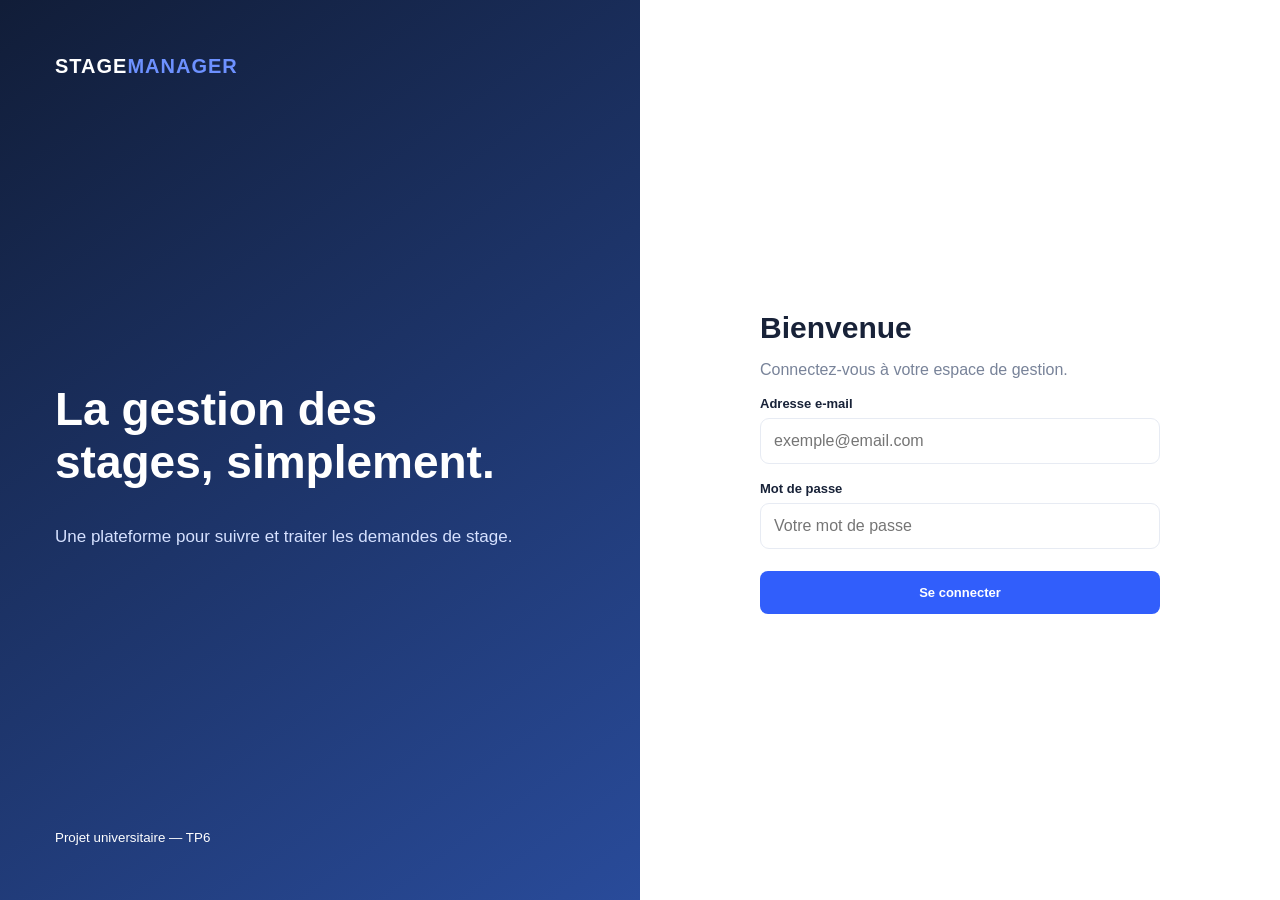
<file: TP6/public/interface_tp6.html>
<!DOCTYPE html>
<html lang="fr">
<head>
    <meta charset="UTF-8">
    <meta name="viewport" content="width=device-width, initial-scale=1.0">
    <title>Gestion des demandes de stage</title>
    <link rel="stylesheet" href="assets/css/style.css">
</head>
<body>

<!-- CONNEXION -->
<section id="loginView" class="login-screen">
    <div class="login-decoration">
        <div class="brand">STAGE<span>MANAGER</span></div>
        <div>
            <h1>La gestion des stages, simplement.</h1>
            <p>Une plateforme pour suivre et traiter les demandes de stage.</p>
        </div>
        <small>Projet universitaire — TP6</small>
    </div>

    <div class="login-area">
        <form id="loginForm" class="login-card">
            <div class="brand mobile-brand">STAGE<span>MANAGER</span></div>
            <h2>Bienvenue</h2>
            <p class="muted">Connectez-vous à votre espace de gestion.</p>

            <label>Adresse e-mail</label>
            <input type="email" id="email" required
                   placeholder="exemple@email.com">

            <label>Mot de passe</label>
            <input type="password" id="password" required
                   placeholder="Votre mot de passe">

            <button id="loginBtn" class="btn primary full">
                Se connecter
            </button>

            <p id="loginError" class="error hidden"></p>
        </form>
    </div>
</section>

<!-- APPLICATION -->
<div id="appView" class="app hidden">

    <aside class="sidebar">
        <div class="brand">STAGE<span>MANAGER</span></div>

        <p class="menu-title">MENU PRINCIPAL</p>

        <button class="nav-btn active" data-page="dashboard">
            ▦ Tableau de bord
        </button>

        <button class="nav-btn" data-page="requests">
            ▤ Mes demandes
        </button>

        <button id="newNav" class="nav-btn" data-page="new">
            ＋ Nouvelle demande
        </button>

        <button class="nav-btn" data-page="history">
            ◷ Historique
        </button>

        <div class="sidebar-bottom">
            <button id="logoutBtn" class="nav-btn">
                ↪ Déconnexion
            </button>
        </div>
    </aside>

    <main class="main">

        <header class="topbar">
            <div>
                <small>Espace de gestion</small>
                <strong id="pageName">Tableau de bord</strong>
            </div>

            <div class="profile">
                <div id="avatar" class="avatar">U</div>
                <span id="userName">Utilisateur</span>
            </div>
        </header>

        <!-- TABLEAU DE BORD -->
        <section id="dashboardPage">
            <div class="page-heading">
                <div>
                    <h1 id="welcomeTitle">Bonjour</h1>
                    <p id="welcomeSub">Bienvenue dans votre espace.</p>
                </div>

                <button id="quickNew" class="btn primary">
                    + Nouvelle demande
                </button>
            </div>

            <div class="stats">
                <div class="stat-card">
                    <span>Total des demandes</span>
                    <strong id="statTotal">0</strong>
                </div>

                <div class="stat-card">
                    <span>Brouillons</span>
                    <strong id="statDraft">0</strong>
                </div>

                <div class="stat-card">
                    <span>En attente</span>
                    <strong id="statPending">0</strong>
                </div>

                <div class="stat-card">
                    <span>Validées</span>
                    <strong id="statApproved">0</strong>
                </div>
            </div>

            <div class="panel">
                <div class="panel-heading">
                    <h2 id="recentTitle">Demandes récentes</h2>
                    <button class="btn light" data-goto="requests">
                        Voir tout
                    </button>
                </div>
                <div id="recentTable"></div>
            </div>
        </section>

        <!-- LISTE DES DEMANDES -->
        <section id="requestsPage" class="hidden">
            <div class="page-heading">
                <div>
                    <h1 id="listTitle">Mes demandes</h1>
                    <p>Consultez et gérez les demandes.</p>
                </div>

                <button id="listNew" class="btn primary">
                    + Nouvelle demande
                </button>
            </div>

            <div class="panel">
                <div class="panel-heading">
                    <h2>Liste des demandes</h2>
                    <button id="refreshBtn" class="btn light">
                        Actualiser
                    </button>
                </div>

                <div id="allTable"></div>
            </div>
        </section>

        <!-- CREATION -->
        <section id="newPage" class="hidden">
            <div class="page-heading">
                <div>
                    <h1>Nouvelle demande</h1>
                    <p>Remplissez les informations du stage.</p>
                </div>
            </div>

            <div class="panel form-panel">
                <form id="createForm">
                    <label>Nom de l'entreprise</label>
                    <input id="company" type="text"
                           maxlength="180" required>

                    <label>Date de début</label>
                    <input id="startDate" type="date" required>

                    <button class="btn primary">
                        Enregistrer la demande
                    </button>
                </form>
            </div>
        </section>

        <!-- HISTORIQUE -->
        <section id="historyPage" class="hidden">
            <div class="page-heading">
                <div>
                    <h1>Historique des demandes</h1>
                    <p>Sélectionnez une demande pour consulter ses opérations.</p>
                </div>
            </div>

            <div class="panel">
                <label>Demande</label>
                <select id="historyDemand"></select>
                <div id="historyContent" class="history-content">
                    Sélectionnez une demande.
                </div>
            </div>
        </section>

    </main>
</div>

<!-- MODALE DE REFUS -->
<div id="rejectModal" class="modal hidden">
    <form id="rejectForm" class="modal-card">
        <h2>Refuser la demande</h2>
        <p>Le motif du refus est obligatoire.</p>

        <label>Motif</label>
        <textarea id="rejectReason" required
                  placeholder="Expliquez le motif du refus"></textarea>

        <div class="modal-actions">
            <button id="cancelReject" type="button" class="btn light">
                Annuler
            </button>

            <button class="btn danger">
                Confirmer le refus
            </button>
        </div>
    </form>
</div>

<div id="toast" class="toast hidden"></div>

<script src="assets/js/app.js"></script>
</body>
</html>
</file>
<file: TP6/public/assets/css/style.css>
:root {
    --primary: #315efb;
    --dark: #14213d;
    --background: #f4f6fb;
    --white: #ffffff;
    --text: #182238;
    --muted: #788399;
    --border: #e7ebf3;
    --green: #15966b;
    --red: #d9485f;
}

* {
    box-sizing: border-box;
}

body {
    margin: 0;
    font-family: Arial, sans-serif;
    color: var(--text);
    background: var(--background);
}

button, input, textarea, select {
    font: inherit;
}

button {
    cursor: pointer;
    border: none;
}

.hidden {
    display: none !important;
}

.login-screen {
    min-height: 100vh;
    display: grid;
    grid-template-columns: 1fr 1fr;
    background: white;
}

.login-decoration {
    background: linear-gradient(145deg, #111d38, #294b9a);
    color: white;
    padding: 55px;
    display: flex;
    flex-direction: column;
    justify-content: space-between;
}

.login-decoration h1 {
    font-size: 46px;
    max-width: 450px;
    line-height: 1.15;
}

.login-decoration p {
    color: #d6e1ff;
    font-size: 17px;
}

.brand {
    font-size: 20px;
    font-weight: bold;
    letter-spacing: 1px;
}

.brand span {
    color: #6d91ff;
}

.login-area {
    display: grid;
    place-items: center;
    padding: 30px;
}

.login-card {
    width: min(400px, 100%);
}

.login-card h2 {
    font-size: 30px;
    margin-bottom: 8px;
}

.muted {
    color: var(--muted);
}

label {
    display: block;
    margin: 17px 0 7px;
    font-size: 13px;
    font-weight: bold;
}

input, textarea, select {
    width: 100%;
    border: 1px solid var(--border);
    border-radius: 9px;
    padding: 13px;
    background: white;
    outline: none;
}

input:focus, textarea:focus, select:focus {
    border-color: var(--primary);
}

.btn {
    border-radius: 8px;
    padding: 11px 15px;
    font-weight: bold;
    font-size: 13px;
}

.primary {
    background: var(--primary);
    color: white;
}

.light {
    background: #eef1f8;
    color: #34415c;
}

.success {
    background: #e4f7ef;
    color: #08784f;
}

.danger {
    background: #fff0f1;
    color: #c52f47;
}

.full {
    width: 100%;
    margin-top: 22px;
    padding: 14px;
}

.error {
    color: var(--red);
    font-size: 13px;
    margin-top: 15px;
}

.app {
    min-height: 100vh;
}

.sidebar {
    position: fixed;
    width: 245px;
    inset: 0 auto 0 0;
    background: var(--dark);
    color: white;
    padding: 25px 16px;
    display: flex;
    flex-direction: column;
}

.sidebar .brand {
    padding: 5px 10px 35px;
}

.menu-title {
    color: #8494b9;
    font-size: 11px;
    margin: 10px;
}

.nav-btn {
    display: block;
    width: 100%;
    padding: 13px;
    text-align: left;
    background: transparent;
    color: #d0d8e9;
    border-radius: 8px;
    margin: 3px 0;
}

.nav-btn:hover, .nav-btn.active {
    background: #263a63;
    color: white;
}

.sidebar-bottom {
    margin-top: auto;
}

.main {
    margin-left: 245px;
    padding: 30px;
}

.topbar {
    display: flex;
    justify-content: space-between;
    align-items: center;
    margin-bottom: 35px;
}

.topbar small {
    display: block;
    color: var(--muted);
    margin-bottom: 5px;
}

.profile {
    display: flex;
    align-items: center;
    gap: 10px;
    font-size: 13px;
    font-weight: bold;
}

.avatar {
    height: 38px;
    width: 38px;
    display: grid;
    place-items: center;
    border-radius: 50%;
    background: #e5ebff;
    color: var(--primary);
}

.page-heading {
    display: flex;
    justify-content: space-between;
    align-items: center;
    margin-bottom: 24px;
    gap: 15px;
}

.page-heading h1 {
    margin: 0 0 7px;
    font-size: 26px;
}

.page-heading p {
    margin: 0;
    color: var(--muted);
    font-size: 13px;
}

.stats {
    display: grid;
    grid-template-columns: repeat(4, 1fr);
    gap: 16px;
    margin-bottom: 25px;
}

.stat-card, .panel {
    background: white;
    border: 1px solid var(--border);
    border-radius: 12px;
    padding: 20px;
}

.stat-card span {
    display: block;
    color: var(--muted);
    font-size: 12px;
    font-weight: bold;
}

.stat-card strong {
    display: block;
    font-size: 30px;
    margin-top: 10px;
}

.panel-heading {
    display: flex;
    justify-content: space-between;
    align-items: center;
    margin-bottom: 17px;
}

.panel-heading h2 {
    font-size: 16px;
}

.table-wrap {
    overflow-x: auto;
}

table {
    width: 100%;
    border-collapse: collapse;
    white-space: nowrap;
}

th {
    text-align: left;
    font-size: 11px;
    color: var(--muted);
    padding: 13px;
    border-bottom: 1px solid var(--border);
}

td {
    padding: 14px 13px;
    border-bottom: 1px solid #f0f2f7;
    font-size: 13px;
}

.actions {
    display: flex;
    gap: 6px;
}

.badge {
    padding: 5px 9px;
    border-radius: 20px;
    font-size: 10px;
    font-weight: bold;
}

.b-BROUILLON {
    background: #edf0f5;
    color: #667085;
}

.b-SOUMISE {
    background: #fff5df;
    color: #a66a00;
}

.b-VALIDEE {
    background: #e2f7ee;
    color: #08784f;
}

.b-REFUSEE {
    background: #fff0f1;
    color: #c52f47;
}

.empty {
    text-align: center;
    padding: 35px;
    color: var(--muted);
}

.form-panel {
    max-width: 650px;
}

.form-panel button {
    margin-top: 22px;
}

textarea {
    min-height: 110px;
    resize: vertical;
}

.modal {
    position: fixed;
    inset: 0;
    background: #11182799;
    display: grid;
    place-items: center;
    padding: 20px;
    z-index: 5;
}

.modal-card {
    background: white;
    border-radius: 13px;
    padding: 25px;
    width: min(440px, 100%);
}

.modal-actions {
    display: flex;
    justify-content: flex-end;
    gap: 10px;
    margin-top: 20px;
}

.history-content {
    margin-top: 20px;
}

.history-item {
    border-left: 3px solid var(--primary);
    padding: 12px 16px;
    margin: 12px 0;
    background: #f7f8fc;
    border-radius: 0 8px 8px 0;
    font-size: 13px;
}

.toast {
    position: fixed;
    bottom: 22px;
    right: 22px;
    background: #172033;
    color: white;
    padding: 14px 18px;
    border-radius: 9px;
    z-index: 10;
    max-width: 380px;
}

.mobile-brand {
    display: none;
}

@media(max-width: 850px) {
    .login-screen {
        grid-template-columns: 1fr;
    }

    .login-decoration {
        display: none;
    }

    .mobile-brand {
        display: block;
        margin-bottom: 30px;
    }

    .sidebar {
        width: 70px;
        padding: 20px 8px;
    }

    .sidebar .brand {
        font-size: 0;
        padding: 5px 0 25px;
    }

    .sidebar .brand span,
    .menu-title {
        display: none;
    }

    .nav-btn {
        font-size: 0;
        text-align: center;
        padding: 14px 2px;
    }

    .nav-btn::first-letter {
        font-size: 18px;
    }

    .main {
        margin-left: 70px;
        padding: 20px 14px;
    }

    .stats {
        grid-template-columns: repeat(2, 1fr);
    }

    .profile span {
        display: none;
    }
}

@media(max-width: 520px) {
    .stats {
        gap: 9px;
    }

    .stat-card {
        padding: 13px;
    }

    .page-heading {
        align-items: flex-start;
        flex-direction: column;
    }

    .panel {
        padding: 13px;
    }
}
</file>
